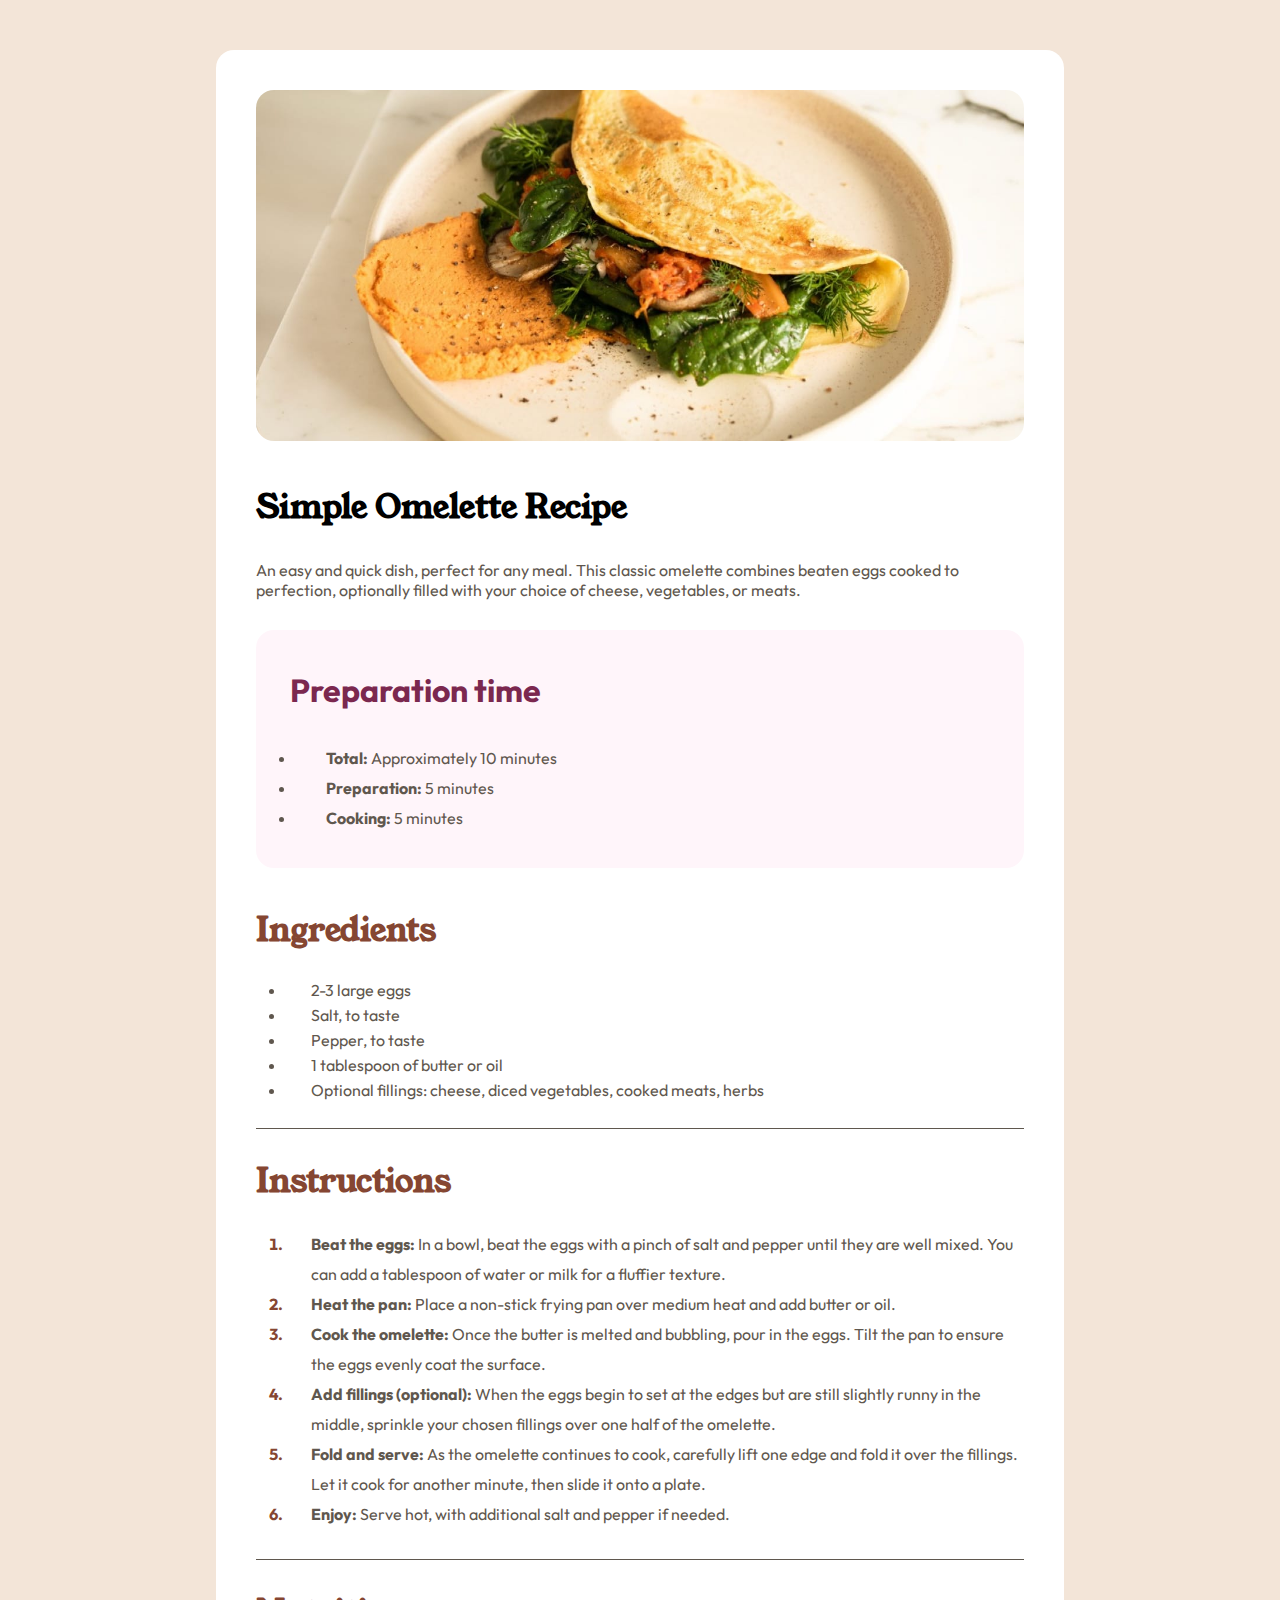
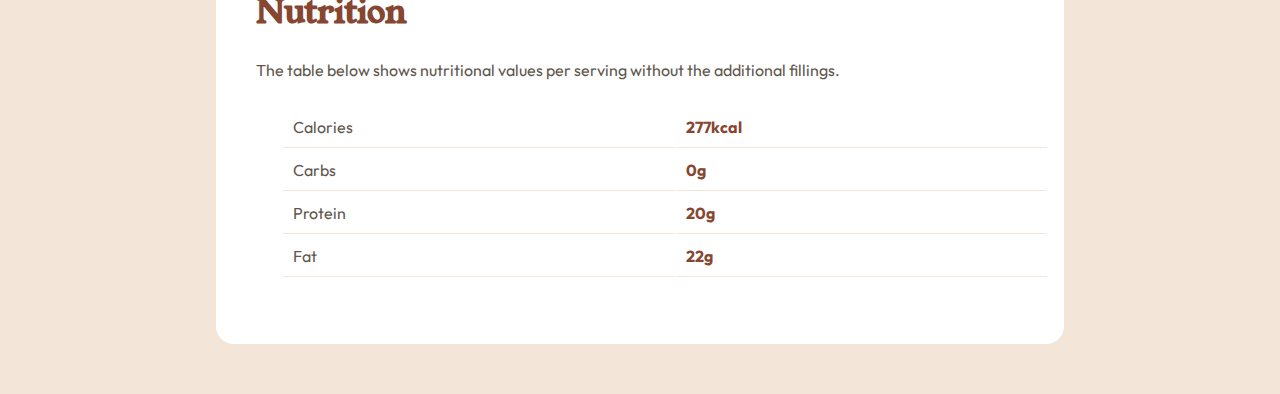
<file: index.html>
<!DOCTYPE html>
<html lang="en">
  <head>
    <meta charset="UTF-8" />
    <meta name="viewport" content="width=device-width, initial-scale=1.0" />
    <title>Frontend Mentor | Recipe page</title>
    <link rel="stylesheet" href="style.css" />
    <link
      rel="shortcut icon"
      href="./assets/images/favicon-32x32.png"
      type="image/x-icon"
    />
  </head>
  <body>
    <div class="main-continer">
      <div class="main-content" >
        <img
          class="hero-img"
          src="./assets/images/image-omelette.jpeg"
          alt=""
        />
        <h1 class="main-text" >Simple Omelette Recipe</h1>
        <p>
          An easy and quick dish, perfect for any meal. This classic omelette
          combines beaten eggs cooked to perfection, optionally filled with your
          choice of cheese, vegetables, or meats.
        </p>
      </div>
      <div class="time-text">
        <h1>Preparation time</h1>
        <ul>
          <li><span>Total: </span>Approximately 10 minutes</li>
          <li><span>Preparation: </span>5 minutes</li>
          <li><span>Cooking: </span>5 minutes</li>
        </ul>
      </div>
      <div class="ing-list">
        <h1 class="Ingredients">Ingredients</h1>
        <ul>
          <li>2-3 large eggs</li>
          <li>Salt, to taste</li>
          <li>Pepper, to taste</li>
          <li>1 tablespoon of butter or oil</li>
          <li>
            Optional fillings: cheese, diced vegetables, cooked meats, herbs
          </li>
        </ul>
      </div>

      <div class="instruction-list">
        <h1 class="Instructions">Instructions</h1>
        <ol>
          <li>
            <span>Beat the eggs: </span>In a bowl, beat the eggs with a pinch of
            salt and pepper until they are well mixed. You can add a tablespoon
            of water or milk for a fluffier texture.
          </li>
          <li>
            <span>Heat the pan: </span>Place a non-stick frying pan over medium
            heat and add butter or oil.
          </li>
          <li>
            <span>Cook the omelette: </span>Once the butter is melted and
            bubbling, pour in the eggs. Tilt the pan to ensure the eggs evenly
            coat the surface.
          </li>
          <li>
            <span>Add fillings (optional): </span>When the eggs begin to set at
            the edges but are still slightly runny in the middle, sprinkle your
            chosen fillings over one half of the omelette.
          </li>
          <li>
            <span>Fold and serve: </span>As the omelette continues to cook,
            carefully lift one edge and fold it over the fillings. Let it cook
            for another minute, then slide it onto a plate.
          </li>
          <li>
            <span>Enjoy: </span>Serve hot, with additional salt and pepper if
            needed.
          </li>
        </ol>
      </div>
      <div class="Nutrition-list">
        <h1 class="Nutrition">Nutrition</h1>
        <p>
          The table below shows nutritional values per serving without the
          additional fillings.
        </p>
        <table>
          <tr>
            <td>Calories</td>
            <td>277kcal</td>
          </tr>
          <tr>
            <td>Carbs</td>
            <td>0g</td>
          </tr>
          <tr>
            <td>Protein</td>
            <td>20g</td>
          </tr>
          <tr>
            <td>Fat</td>
            <td>22g</td>
          </tr>
        </table>
      </div>
    </div>
  </body>
</html>
</file>
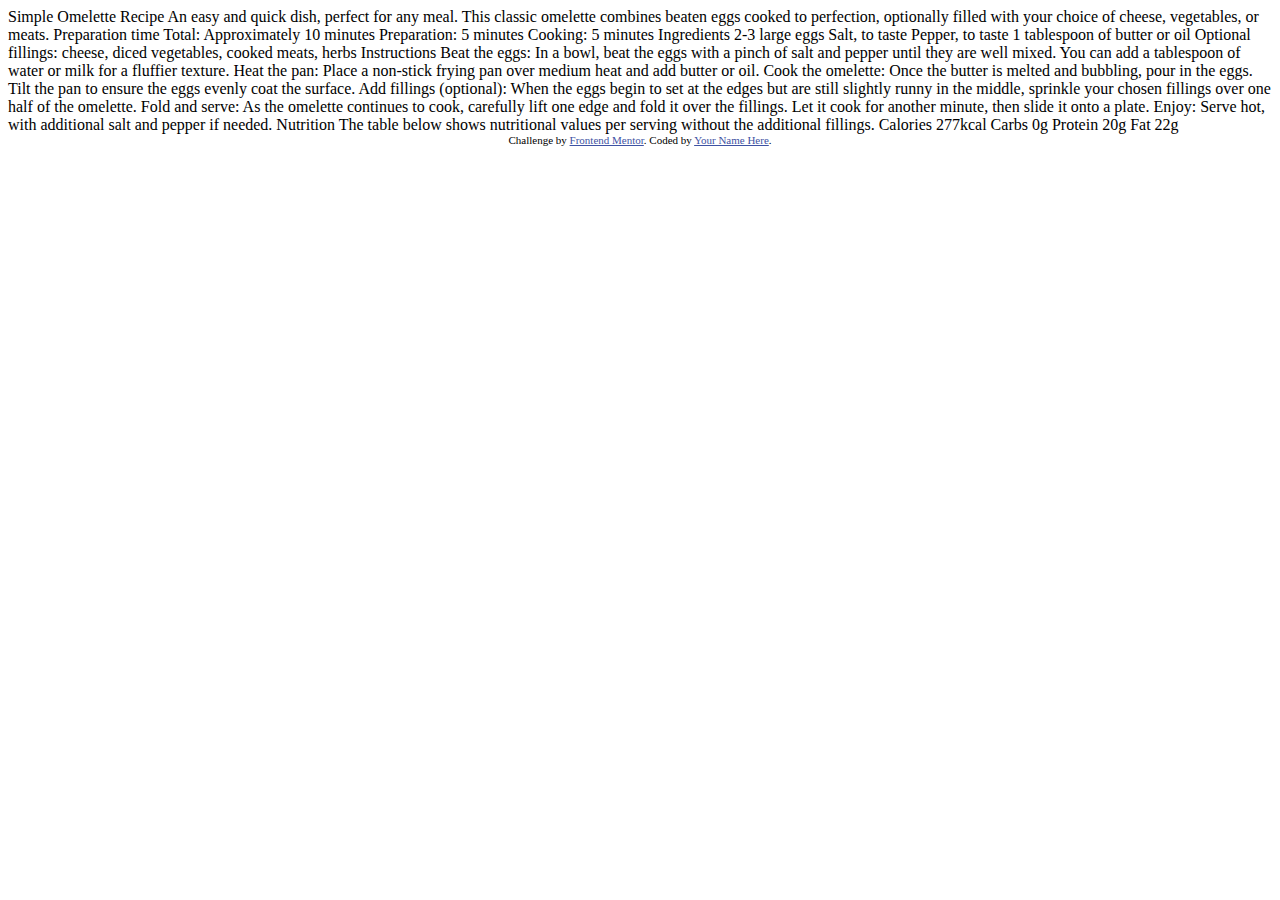
<file: text-templet/index.html>
<!DOCTYPE html>
<html lang="en">
<head>
  <meta charset="UTF-8">
  <meta name="viewport" content="width=device-width, initial-scale=1.0"> <!-- displays site properly based on user's device -->

  <link rel="icon" type="image/png" sizes="32x32" href="./assets/images/favicon-32x32.png">
  
  <title>Frontend Mentor | Recipe page</title>

  <!-- Feel free to remove these styles or customise in your own stylesheet 👍 -->
  <style>
    .attribution { font-size: 11px; text-align: center; }
    .attribution a { color: hsl(228, 45%, 44%); }
  </style>
</head>
<body>

  Simple Omelette Recipe

  An easy and quick dish, perfect for any meal. This classic omelette combines beaten eggs cooked 
  to perfection, optionally filled with your choice of cheese, vegetables, or meats.

  Preparation time

  Total: Approximately 10 minutes
  Preparation: 5 minutes
  Cooking: 5 minutes

  Ingredients

  2-3 large eggs
  Salt, to taste
  Pepper, to taste
  1 tablespoon of butter or oil
  Optional fillings: cheese, diced vegetables, cooked meats, herbs

  Instructions

  Beat the eggs: In a bowl, beat the eggs with a pinch of salt and pepper until they are well mixed. 
  You can add a tablespoon of water or milk for a fluffier texture.

  Heat the pan: Place a non-stick frying pan over medium heat and add butter or oil.

  Cook the omelette: Once the butter is melted and bubbling, pour in the eggs. Tilt the pan to ensure 
  the eggs evenly coat the surface.

  Add fillings (optional): When the eggs begin to set at the edges but are still slightly runny in the 
  middle, sprinkle your chosen fillings over one half of the omelette.

  Fold and serve: As the omelette continues to cook, carefully lift one edge and fold it over the 
  fillings. Let it cook for another minute, then slide it onto a plate.

  Enjoy: Serve hot, with additional salt and pepper if needed.

  Nutrition

  The table below shows nutritional values per serving without the additional fillings.

  Calories
  277kcal

  Carbs
  0g

  Protein
  20g

  Fat
  22g
  
  <div class="attribution">
    Challenge by <a href="https://www.frontendmentor.io?ref=challenge" target="_blank">Frontend Mentor</a>. 
    Coded by <a href="#">Your Name Here</a>.
  </div>
</body>
</html>
</file>
<file: style.css>
@import url('https://fonts.googleapis.com/css2?family=Gothic+A1&family=Inter:wght@100..900&family=Outfit:wght@100..900&family=Young+Serif&display=swap');


*{
    padding: 0;
    margin: 0;
}

body{
    background-color: #F3E5D8;
}

.hero-img{
    width: 100%;
    border-radius: 18px;
}

.main-text{
    font-family: Young Serif;
    padding-top:40px;
    padding-bottom:30px;
}

.main-content p{
    font-weight: 400;
    margin-bottom: 30px;
    color: hsl(30, 10%, 34%);
}

.Ingredients{
    font-family:Young Serif ;
}

.Instructions{
    font-family:Young Serif ;
}

.Nutrition{
    font-family:Young Serif ;
}

.para-text{
    font-family:Outfit ;
}

.time-text{
    font-family:Outfit ;
    background-color: hsl(330, 100%, 98%);
    padding:  30px;
    border-radius: 18px;

}

.time-text h1{
    color: hsl(332, 51%, 32%);
    margin-left: -6px;
    padding: 10px;
    margin-bottom: 28px;
}

.time-text span{
    font-weight: 700;
    color: hsl(30, 10%, 34%);
}

.time-text li{
    color: hsl(30, 10%, 34%);
    margin: 10px;
    padding-left: 30px;
}

.ing-list li{
    margin-left: 30px;
    padding-left: 25px;
    color: hsl(30, 10%, 34%);
    line-height: 25px;
}


.ing-list{
    font-family:Outfit ;
    padding-top: 40px;
    padding-bottom: 25px;
    border-bottom: 1px solid hsl(30, 10%, 34%);

}

.ing-list h1{
    padding-bottom: 25px;
    color: hsl(14, 45%, 36%);
}


.instruction-list{
    font-family:Outfit ; 
    color: hsl(30, 10%, 34%);
    border-bottom: 1px solid  hsl(30, 10%, 34%);
    padding-bottom: 30px;

}

.instruction-list h1{
    padding-bottom: 25px;
    padding-top: 30px ;
    color: hsl(14, 45%, 36%);
}

.instruction-list li{
    margin-left: 30px;
    padding-left: 25px;
    line-height: 30px;
}

.instruction-list ::marker{
    color: hsl(14, 45%, 36%);
    font-weight: 700;
}



.instruction-list span{
    font-weight: 700;
    
}

.Nutrition-list{
    font-family:Outfit ;
}

.Nutrition-list h1{
    color: hsl(14, 45%, 36%);
    padding-bottom: 25px;
    padding-top: 30px ;
}


.Nutrition-list p{
    color: hsl(30, 10%, 34%);
    margin-bottom: 20px;
}

.Nutrition-list table{
    width: 100%;
    margin: 25px;
}

.Nutrition-list td{
    padding: 10px;
    border-bottom: 1px solid #F3E5D8;
    color: hsl(30, 10%, 34%);
}

.Nutrition-list td:nth-child(even){
    color: hsl(14, 45%, 36%);
    font-weight: 700;
}

.main-content{
    font-family: Outfit;
 
}


.main-continer{
    background-color: white;
    width: 60%;
    margin: auto;
    padding: 40px;
    margin-top: 50px;
    margin-bottom: 50px;
    border-radius: 18px;
    
}
</file>
